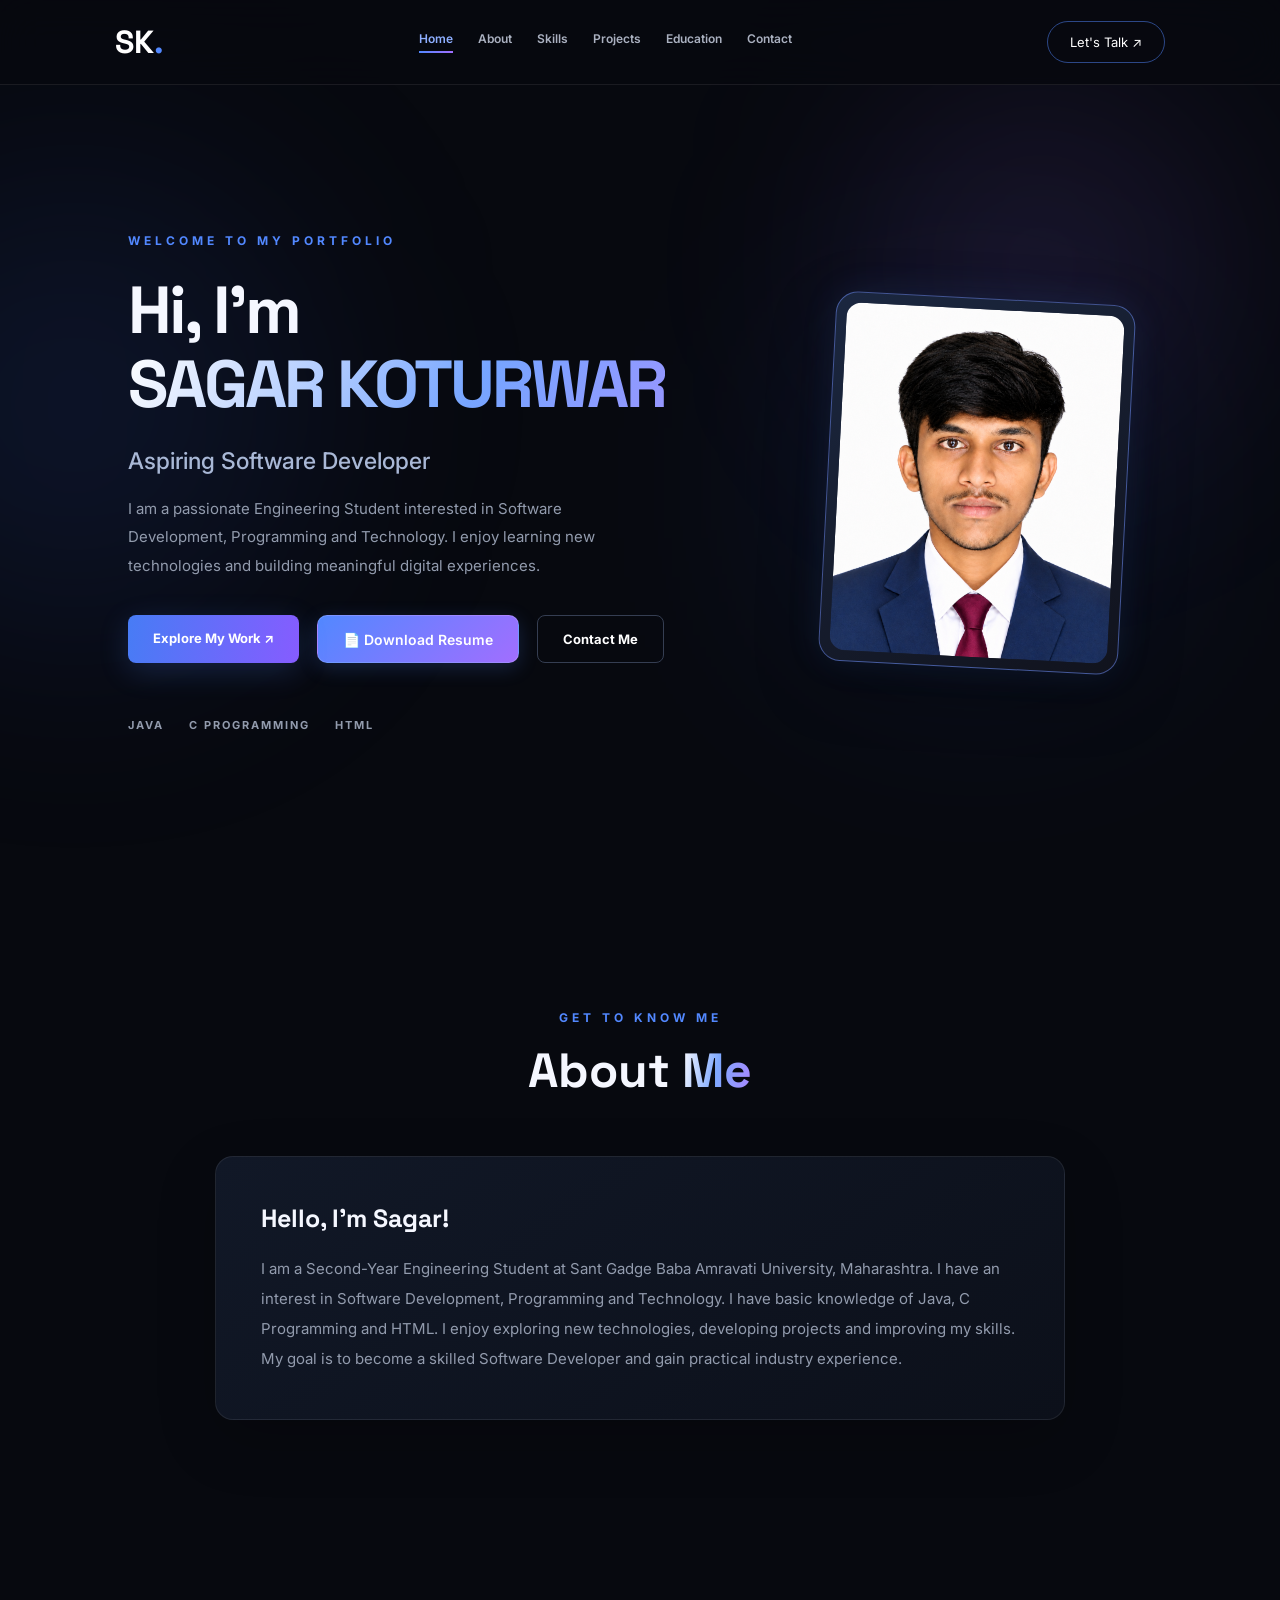
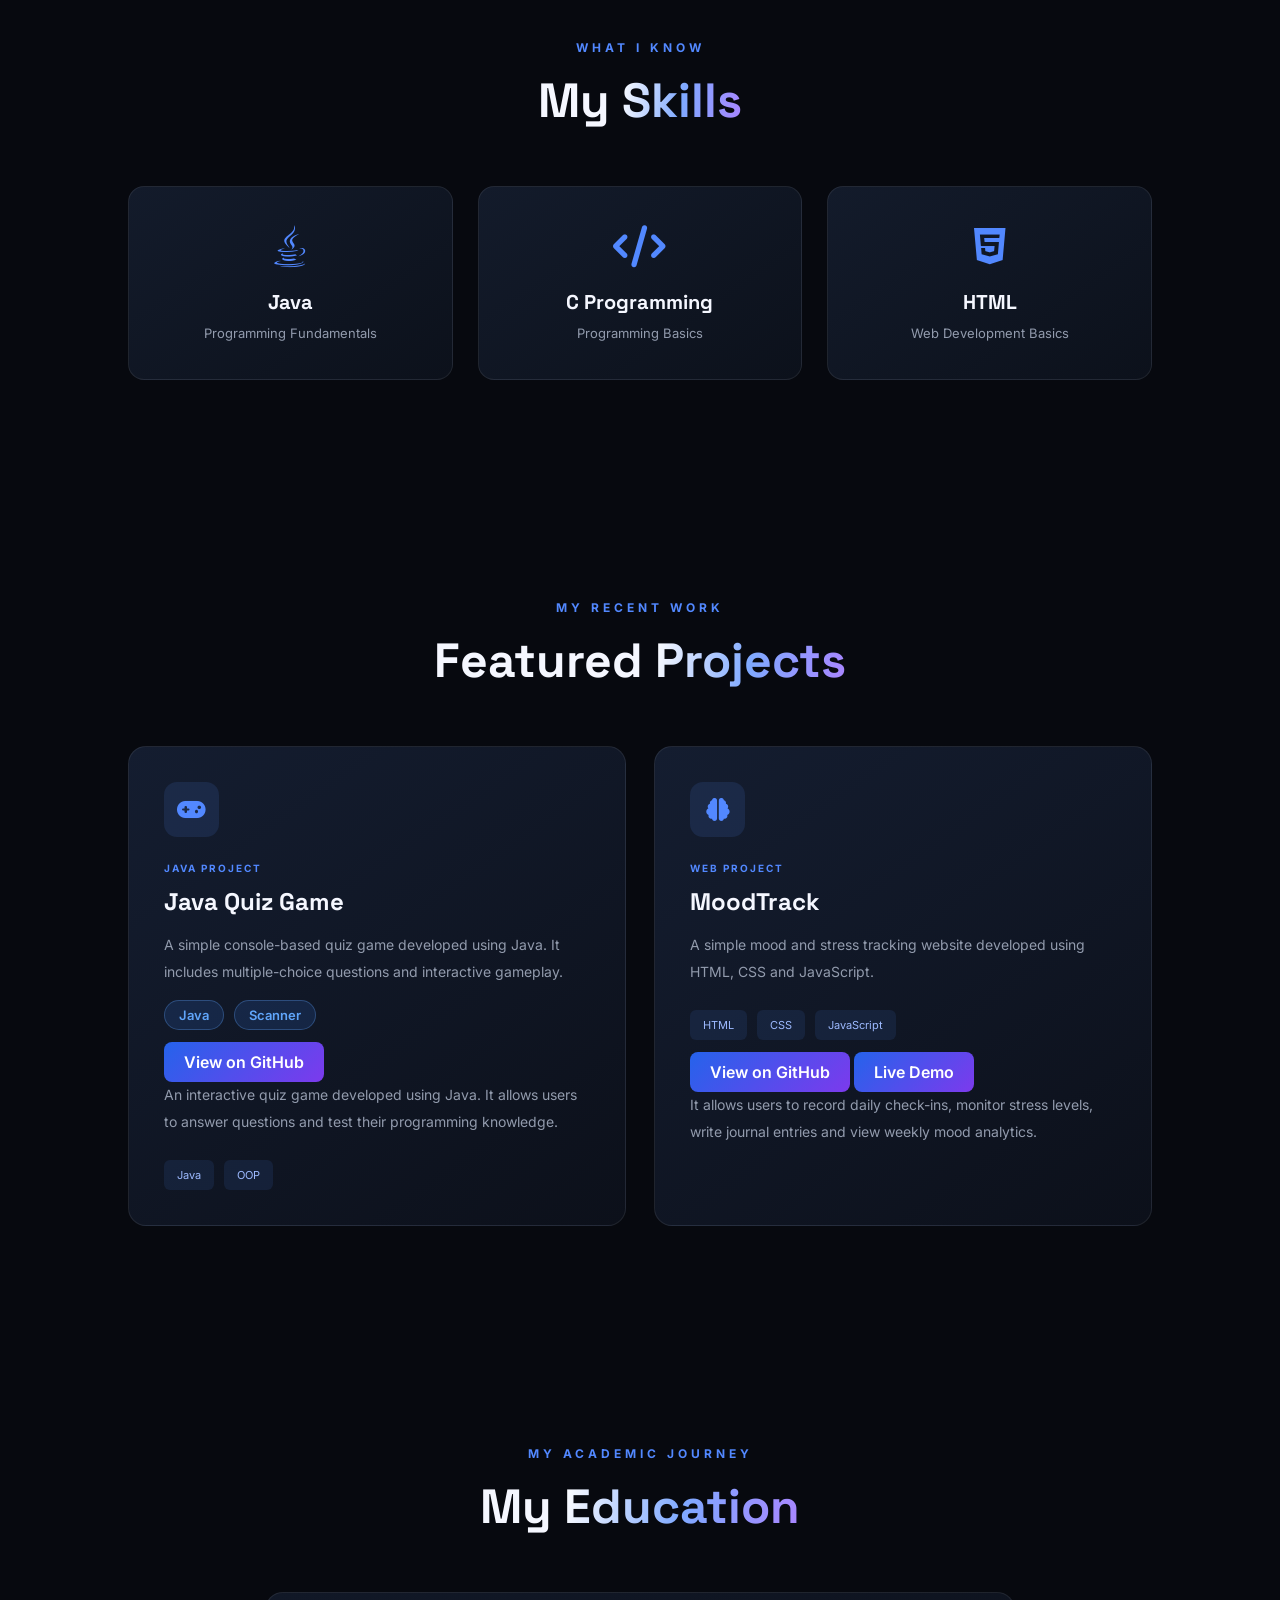
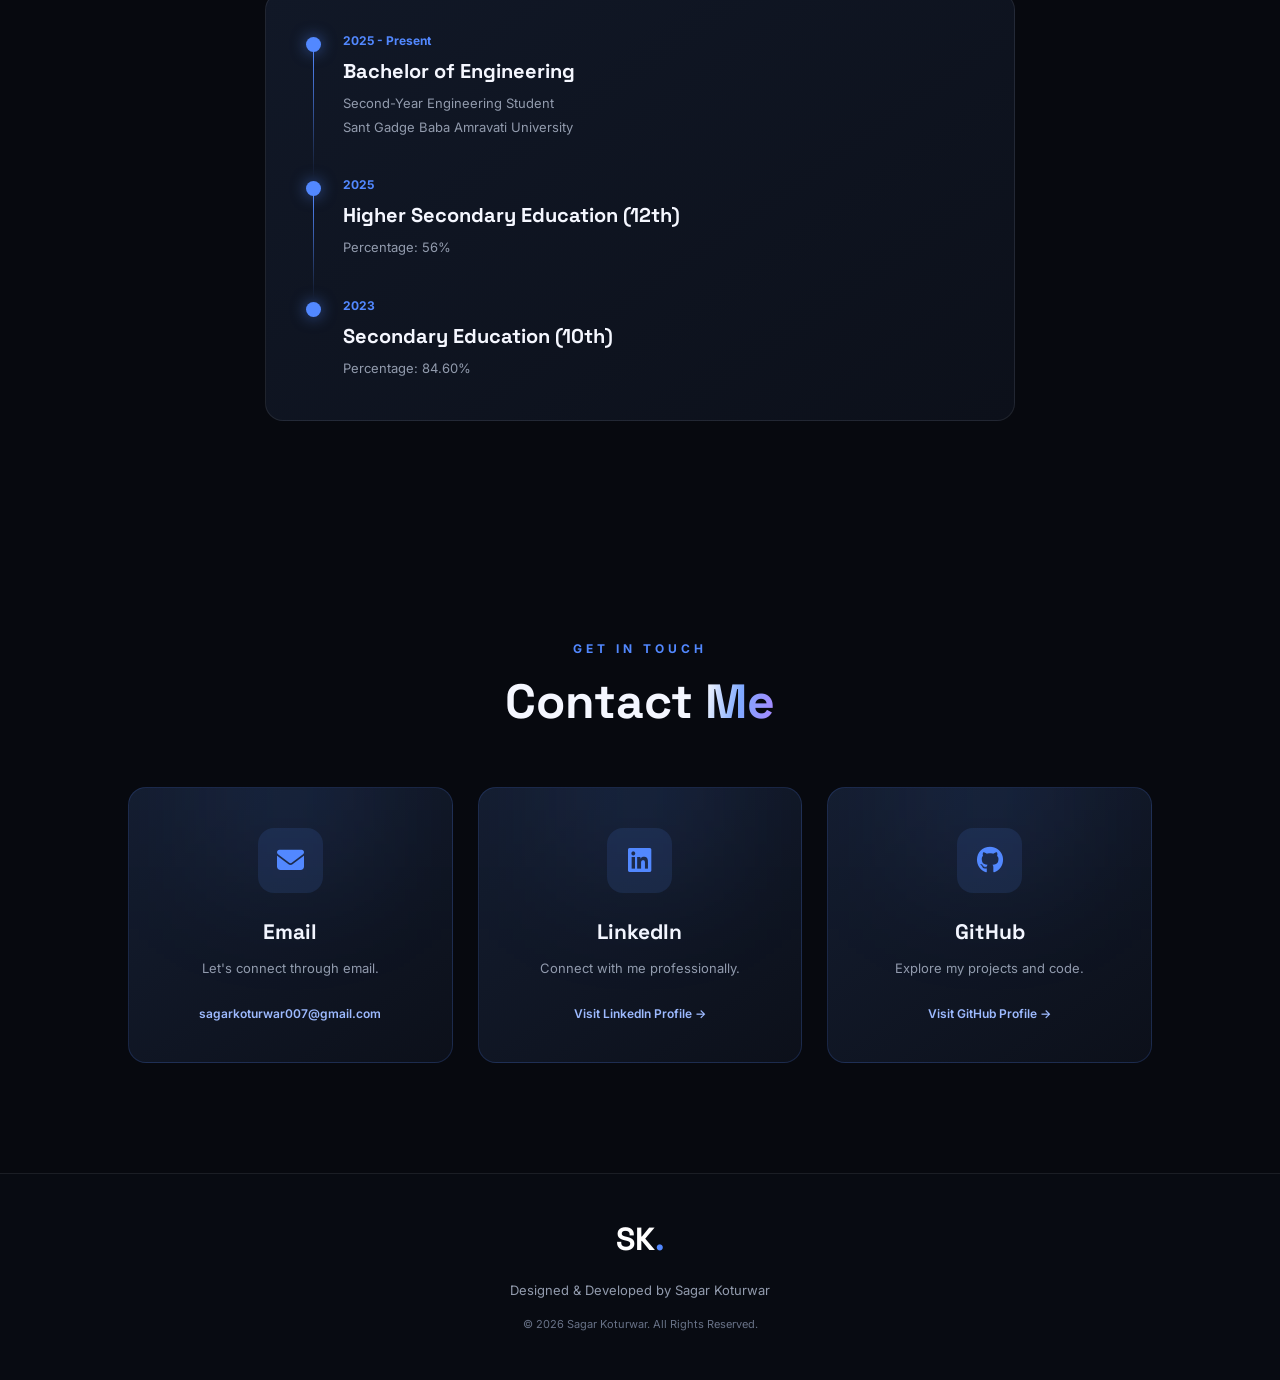
<file: index.html>
<!DOCTYPE html>
<html lang="en">
<head>
    <meta charset="UTF-8">
    <meta name="viewport" content="width=device-width, initial-scale=1.0">

    <title>Sagar Koturwar | Portfolio | Engineering Student & Web Developer</title>

    <meta name="description" content="Welcome to the official portfolio of Sagar Koturwar, an Engineering Student and Aspiring Web Developer. Explore his skills, Java projects, education and resume.">

    <meta name="author" content="Sagar Koturwar">

    <meta name="robots" content="index, follow">

    <link rel="canonical" href="https://sagar-develops.github.io/">

    <!-- Open Graph -->
    <meta property="og:title" content="Sagar Koturwar | Personal Portfolio">
    <meta property="og:description" content="Explore the portfolio, skills, projects and education of Sagar Koturwar.">
    <meta property="og:url" content="https://sagar-develops.github.io/">
    <meta property="og:type" content="website">

    <!-- Google Fonts -->
    <link rel="preconnect" href="https://fonts.googleapis.com">
    <link rel="preconnect" href="https://fonts.gstatic.com" crossorigin>

    <link href="https://fonts.googleapis.com/css2?family=Inter:wght@400;500;600;700;800&family=Space+Grotesk:wght@400;500;600;700&display=swap" rel="stylesheet">

    <!-- CSS -->
    <link rel="stylesheet" href="style.css">

    <!-- Icons -->
    <link rel="stylesheet" href="https://cdnjs.cloudflare.com/ajax/libs/font-awesome/6.5.2/css/all.min.css">

    <!-- Person Information for Search Engines -->
    <script type="application/ld+json">
    {
      "@context": "https://schema.org",
      "@type": "Person",
      "name": "Sagar Koturwar",
      "url": "https://sagar-develops.github.io/",
      "jobTitle": "Aspiring Web Developer",
      "sameAs": [
        "https://github.com/Sagar-Develops",
        "https://www.linkedin.com/in/sagar-koturwar"
      ]
    }
    </script>
</head>

<body>

<!-- NAVBAR -->
<header class="navbar">

    <a href="#home" class="logo">SK<span>.</span></a>

    <nav>
        <a href="#home">Home</a>
        <a href="#about">About</a>
        <a href="#skills">Skills</a>
        <a href="#projects">Projects</a>
        <a href="#education">Education</a>
        <a href="#contact">Contact</a>
    </nav>

    <a href="#contact" class="nav-btn">Let's Talk ↗</a>

</header>


<!-- HOME SECTION -->
<section class="hero" id="home">

    <div class="hero-content">

        <p class="eyebrow">WELCOME TO MY PORTFOLIO</p>

        <h1>
            Hi, I'm <br>
            <span>SAGAR KOTURWAR</span>
        </h1>

        <h2>Aspiring Software Developer</h2>

        <p class="description">
            I am a passionate Engineering Student interested in
            Software Development, Programming and Technology.
            I enjoy learning new technologies and building
            meaningful digital experiences.
        </p>

        <div class="hero-buttons">

            <a href="#projects" class="primary-btn">
                Explore My Work ↗
            </a>
            <a
    href="Sagar_Koturwar_Resume.pdf"
    download="Sagar_Koturwar_Resume.pdf"
    class="resume-btn"
>
    📄 Download Resume
</a>

            <a href="#contact" class="secondary-btn">
                Contact Me
            </a>

        </div>

        <div class="social-links">
            <span>JAVA</span>
            <span>C PROGRAMMING</span>
            <span>HTML</span>
        </div>

    </div>


    <!-- PROFILE PHOTO -->
    <div class="hero-image">

        <div class="image-frame">

            <img src="profile.png" alt="Sagar Koturwar" class="profile-photo">

        </div>

        <div class="glow"></div>

    </div>

</section>


<!-- ABOUT SECTION -->
<section class="section" id="about">

    <div class="section-heading">
        <p class="eyebrow">GET TO KNOW ME</p>
        <h2>About <span>Me</span></h2>
    </div>

    <div class="about-card">

        <h3>Hello, I'm Sagar!</h3>

        <p>
            I am a Second-Year Engineering Student at
            Sant Gadge Baba Amravati University, Maharashtra.

            I have an interest in Software Development,
            Programming and Technology.

            I have basic knowledge of Java, C Programming
            and HTML. I enjoy exploring new technologies,
            developing projects and improving my skills.

            My goal is to become a skilled Software Developer
            and gain practical industry experience.
        </p>

    </div>

</section>


<!-- SKILLS SECTION -->
<section class="section" id="skills">

    <div class="section-heading">
        <p class="eyebrow">WHAT I KNOW</p>
        <h2>My <span>Skills</span></h2>
    </div>

    <div class="skills-grid">

        <div class="skill-card">
            <i class="fa-brands fa-java"></i>
            <h3>Java</h3>
            <p>Programming Fundamentals</p>
        </div>

        <div class="skill-card">
            <i class="fa-solid fa-code"></i>
            <h3>C Programming</h3>
            <p>Programming Basics</p>
        </div>

        <div class="skill-card">
            <i class="fa-brands fa-html5"></i>
            <h3>HTML</h3>
            <p>Web Development Basics</p>
        </div>

    </div>

</section>


<!-- PROJECTS SECTION -->
<section class="section" id="projects">

    <div class="section-heading">
        <p class="eyebrow">MY RECENT WORK</p>
        <h2>Featured <span>Projects</span></h2>
    </div>

    <div class="projects-grid">

        <div class="project-card">

            <div class="project-icon">
                <i class="fa-solid fa-gamepad"></i>
            </div>

            <p class="project-tag">JAVA PROJECT</p>

            <h3>Java Quiz Game</h3>
            <p>
  A simple console-based quiz game developed using Java.
  It includes multiple-choice questions and interactive gameplay.
</p>
<div class="tech-stack">
    <span>Java</span>
    <span>Scanner</span>
</div>
            <a href="https://github.com/Sagar-Develops/Java-Quiz-Game"
   target="_blank"
   class="project-link">
   View on GitHub
</a>

            <p>
                An interactive quiz game developed using Java.
                It allows users to answer questions and test
                their programming knowledge.
            </p>

            <div class="project-tech">
                <span>Java</span>
                <span>OOP</span>
            </div>

        </div>


        <div class="project-card">

            <div class="project-icon">
                <i class="fa-solid fa-brain"></i>
            </div>

            <p class="project-tag">WEB PROJECT</p>

            <h3>MoodTrack</h3>

            <p>
    A simple mood and stress tracking website
    developed using HTML, CSS and JavaScript.
</p>



            <div class="project-tech">
                <span>HTML</span>
                <span>CSS</span>
                <span>JavaScript</span>
            </div>
            <div class="project-links">
    <a href="https://github.com/Sagar-Develops/MoodTrack"
       target="_blank" class="project-link">
       View on GitHub
    </a>

    <a href="https://sagar-develops.github.io/MoodTrack/"
       target="_blank" class="project-link">
       Live Demo
    </a>
</div>
<p>
    It allows users to record daily check-ins,
    monitor stress levels, write journal entries
    and view weekly mood analytics.
</p>

        </div>

    </div>

</section>


<!-- EDUCATION SECTION -->
<section class="section" id="education">

    <div class="section-heading">
        <p class="eyebrow">MY ACADEMIC JOURNEY</p>
        <h2>My <span>Education</span></h2>
    </div>

    <div class="education-card">

        <div class="education-item">
            <span class="edu-dot"></span>

            <div>
                <p class="edu-year">2025 - Present</p>
                <h3>Bachelor of Engineering</h3>
                <p>Second-Year Engineering Student</p>
                <p>Sant Gadge Baba Amravati University</p>
            </div>
        </div>

        <div class="education-item">
            <span class="edu-dot"></span>

            <div>
                <p class="edu-year">2025</p>
                <h3>Higher Secondary Education (12th)</h3>
                <p>Percentage: 56%</p>
            </div>
        </div>

        <div class="education-item">
            <span class="edu-dot"></span>

            <div>
                <p class="edu-year">2023</p>
                <h3>Secondary Education (10th)</h3>
                <p>Percentage: 84.60%</p>
            </div>
        </div>

    </div>

</section>


<!-- CONTACT SECTION -->
<section class="section contact" id="contact">

    <div class="section-heading">
    <p class="eyebrow">GET IN TOUCH</p>
    <h2>Contact <span>Me</span></h2>
</div>

    <div class="contact-container">

        <div class="contact-card">

            <div class="contact-icon">
                <i class="fa-solid fa-envelope"></i>
            </div>

            <h3>Email</h3>
            <p>Let's connect through email.</p>

            <a href="mailto:sagarkoturwar007@gmail.com">
                sagarkoturwar007@gmail.com
            </a>

        </div>

        <div class="contact-card">

            <div class="contact-icon">
                <i class="fa-brands fa-linkedin"></i>
            </div>

            <h3>LinkedIn</h3>
            <p>Connect with me professionally.</p>

            <a href="https://www.linkedin.com/in/sagar-koturwar"
               target="_blank" rel="noopener noreferrer">
                Visit LinkedIn Profile →
            </a>

        </div>

        <div class="contact-card">

            <div class="contact-icon">
                <i class="fa-brands fa-github"></i>
            </div>

            <h3>GitHub</h3>
            <p>Explore my projects and code.</p>

            <a href="https://github.com/Sagar-Develops"
               target="_blank" rel="noopener noreferrer">
                Visit GitHub Profile →
            </a>

        </div>

    </div>

</section>


<!-- FOOTER -->
<footer class="footer">

    <a href="#home" class="logo">SK<span>.</span></a>

    <p>Designed & Developed by Sagar Koturwar</p>

    <p class="copyright">
        © 2026 Sagar Koturwar. All Rights Reserved.
    </p>

</footer>


<!-- JAVASCRIPT -->
<script src="script.js"></script>

</body>
</html>
</file>
<file: style.css>
@import url('https://fonts.googleapis.com/css2?family=Inter:wght@400;500;600;700;800&family=Space+Grotesk:wght@400;500;600;700&display=swap');

:root {
    --bg: #07090f;
    --card: #101522;
    --blue: #5288ff;
    --purple: #a16eff;
    --white: #f5f7ff;
    --muted: #929bad;
    --border: rgba(255,255,255,0.08);
}

* {
    margin: 0;
    padding: 0;
    box-sizing: border-box;
    scroll-behavior: smooth;
}

body {
    background: var(--bg);
    color: var(--white);
    font-family: 'Inter', sans-serif;
    overflow-x: hidden;
}

/* NAVBAR */

.navbar {
    width: 100%;
    min-height: 85px;
    padding: 0 9%;
    display: flex;
    align-items: center;
    justify-content: space-between;
    background: rgba(7,9,15,0.88);
    backdrop-filter: blur(20px);
    border-bottom: 1px solid var(--border);
    position: fixed;
    top: 0;
    z-index: 100;
}

.logo {
    font-family: 'Space Grotesk', sans-serif;
    font-size: 32px;
    font-weight: 800;
    color: white;
    text-decoration: none;
}

.logo span {
    color: var(--blue);
}

.navbar nav {
    display: flex;
    gap: 25px;
}

.navbar nav a {
    color: #aab1c0;
    text-decoration: none;
    font-size: 12px;
    font-weight: 600;
    transition: 0.3s;
}

.navbar nav a:hover {
    color: var(--blue);
}

.nav-btn {
    padding: 12px 22px;
    border: 1px solid rgba(82,136,255,0.5);
    border-radius: 30px;
    color: white;
    text-decoration: none;
    font-size: 13px;
    transition: 0.3s;
}

.nav-btn:hover {
    background: var(--blue);
    box-shadow: 0 0 25px rgba(82,136,255,0.3);
}

/* HERO */

.hero {
    min-height: 100vh;
    padding: 145px 10% 80px;
    display: flex;
    align-items: center;
    justify-content: space-between;
    gap: 55px;
    position: relative;
}

.hero::before {
    content: "";
    position: absolute;
    width: 450px;
    height: 450px;
    background: rgba(54,95,220,0.13);
    filter: blur(120px);
    top: 20%;
    left: -150px;
    border-radius: 50%;
    pointer-events: none;
}

.hero-content {
    max-width: 650px;
    position: relative;
    z-index: 2;
    animation: fadeUp 1s ease;
}

.eyebrow {
    color: var(--blue);
    font-size: 12px;
    letter-spacing: 4px;
    font-weight: 700;
    margin-bottom: 25px;
}

.hero h1 {
    font-family: 'Space Grotesk', sans-serif;
    font-size: clamp(40px,5.2vw,76px);
    line-height: 1.12;
    font-weight: 700;
    letter-spacing: -3px;
}

.hero h1 span,
.section-heading h2 span {
    background: linear-gradient(100deg,#ffffff,#7fa9ff,#a985ff);
    -webkit-background-clip: text;
    background-clip: text;
    color: transparent;
}

.hero h2 {
    font-size: 23px;
    font-weight: 500;
    color: #a9b8d6;
    margin-top: 25px;
}

.description {
    max-width: 490px;
    font-size: 15px;
    line-height: 1.9;
    color: var(--muted);
    margin-top: 20px;
}

.hero-buttons {
    display: flex;
    gap: 18px;
    margin-top: 35px;
    flex-wrap: wrap;
}

.primary-btn,
.secondary-btn {
    padding: 15px 25px;
    border-radius: 8px;
    text-decoration: none;
    font-size: 13px;
    font-weight: 700;
    transition: 0.3s;
}

.primary-btn {
    background: linear-gradient(100deg,#477cf5,#865cff);
    color: white;
    box-shadow: 0 8px 30px rgba(82,136,255,0.2);
}

.primary-btn:hover {
    transform: translateY(-4px);
    box-shadow: 0 12px 35px rgba(82,136,255,0.4);
}

.secondary-btn {
    border: 1px solid #353e52;
    color: white;
}

.secondary-btn:hover {
    border-color: var(--blue);
    color: var(--blue);
    transform: translateY(-4px);
}

.social-links {
    display: flex;
    gap: 25px;
    margin-top: 55px;
    flex-wrap: wrap;
}

.social-links span {
    color: #929bad;
    font-size: 11px;
    letter-spacing: 2px;
    font-weight: 700;
}

/* PROFILE PHOTO */

.hero-image {
    position: relative;
    width: 350px;
    height: 420px;
    flex-shrink: 0;
    display: flex;
    align-items: center;
    justify-content: center;
    animation: fadeIn 1.3s ease;
}

.image-frame {
    width: 300px;
    height: 370px;
    border: 1px solid rgba(115,145,255,0.5);
    border-radius: 22px;
    padding: 10px;
    background: linear-gradient(145deg,#1b2740,#11131d);
    box-shadow: 0 0 60px rgba(65,105,255,0.12);
    transform: rotate(3deg);
    transition: 0.5s;
    position: relative;
    z-index: 2;
}

.image-frame:hover {
    transform: rotate(0deg) translateY(-8px);
}

.photo-placeholder {
    height: 100%;
    width: 100%;
    border-radius: 15px;
    background: linear-gradient(145deg,#151e32,#090d16);
    display: flex;
    flex-direction: column;
    justify-content: center;
    align-items: center;
    gap: 12px;
    color: #8eafff;
    font-size: 14px;
    letter-spacing: 3px;
    font-weight: 700;
}

.photo-placeholder i {
    font-size: 55px;
    margin-bottom: 10px;
}

.photo-placeholder small {
    font-size: 10px;
    color: #737f97;
    letter-spacing: 0;
    font-weight: 400;
}

.glow {
    position: absolute;
    width: 280px;
    height: 280px;
    background: #365bce;
    filter: blur(130px);
    opacity: 0.2;
}

/* COMMON SECTIONS */

.section {
    padding: 110px 10%;
    position: relative;
    scroll-margin-top: 80px;
}

.section-heading {
    text-align: center;
    margin-bottom: 55px;
}

.section-heading .eyebrow {
    margin-bottom: 15px;
}

.section-heading h2 {
    font-family: 'Space Grotesk',sans-serif;
    font-size: clamp(32px,4vw,48px);
    font-weight: 700;
}

/* ABOUT */

.about-card {
    max-width: 850px;
    margin: auto;
    padding: 45px;
    border: 1px solid var(--border);
    border-radius: 18px;
    background: linear-gradient(145deg,#111827,#0c101a);
    box-shadow: 0 20px 60px rgba(0,0,0,0.2);
    transition: 0.3s;
}

.about-card:hover {
    border-color: rgba(82,136,255,0.4);
    transform: translateY(-5px);
}

.about-card h3 {
    font-family: 'Space Grotesk',sans-serif;
    font-size: 25px;
    margin-bottom: 20px;
}

.about-card p {
    color: var(--muted);
    line-height: 2;
    font-size: 15px;
}

/* SKILLS */

.skills-grid {
    display: grid;
    grid-template-columns: repeat(3,1fr);
    gap: 25px;
}

.skill-card {
    padding: 38px 20px;
    text-align: center;
    background: linear-gradient(145deg,#131b2b,#0c111b);
    border: 1px solid var(--border);
    border-radius: 16px;
    transition: 0.35s;
}

.skill-card:hover {
    transform: translateY(-9px);
    border-color: var(--blue);
    box-shadow: 0 15px 40px rgba(82,136,255,0.1);
}

.skill-card i {
    font-size: 42px;
    color: var(--blue);
    margin-bottom: 22px;
}

.skill-card h3 {
    font-family: 'Space Grotesk',sans-serif;
    font-size: 20px;
    margin-bottom: 10px;
}

.skill-card p {
    color: var(--muted);
    font-size: 13px;
}

/* PROJECTS */

.projects-grid {
    display: grid;
    grid-template-columns: repeat(2,1fr);
    gap: 28px;
}

.project-card {
    padding: 35px;
    border-radius: 18px;
    background: linear-gradient(145deg,#141d30,#0c101a);
    border: 1px solid var(--border);
    transition: 0.35s;
}

.project-card:hover {
    transform: translateY(-8px);
    border-color: rgba(82,136,255,0.6);
    box-shadow: 0 15px 40px rgba(0,0,0,0.3);
}

.project-icon {
    width: 55px;
    height: 55px;
    display: flex;
    align-items: center;
    justify-content: center;
    background: rgba(82,136,255,0.12);
    border-radius: 13px;
    color: var(--blue);
    font-size: 23px;
    margin-bottom: 25px;
}

.project-tag {
    font-size: 10px;
    color: var(--blue);
    letter-spacing: 2px;
    font-weight: 700;
    margin-bottom: 12px;
}

.project-card h3 {
    font-family: 'Space Grotesk',sans-serif;
    font-size: 24px;
    margin-bottom: 15px;
}

.project-card > p:not(.project-tag) {
    color: var(--muted);
    font-size: 14px;
    line-height: 1.9;
}

.project-tech {
    display: flex;
    gap: 10px;
    flex-wrap: wrap;
    margin-top: 25px;
}

.project-tech span {
    padding: 8px 13px;
    font-size: 11px;
    color: #9dbaff;
    background: rgba(82,136,255,0.1);
    border-radius: 6px;
}

/* EDUCATION */

.education-card {
    max-width: 750px;
    margin: auto;
    padding: 40px;
    border: 1px solid var(--border);
    border-radius: 18px;
    background: linear-gradient(145deg,#111827,#0c101a);
}

.education-item {
    display: flex;
    gap: 22px;
    padding-bottom: 38px;
    position: relative;
}

.education-item:last-child {
    padding-bottom: 0;
}

.education-item:not(:last-child)::after {
    content: "";
    position: absolute;
    left: 7px;
    top: 17px;
    width: 1px;
    height: calc(100% - 17px);
    background: linear-gradient(var(--blue),transparent);
}

.edu-dot {
    width: 15px;
    height: 15px;
    flex-shrink: 0;
    border-radius: 50%;
    background: var(--blue);
    box-shadow: 0 0 15px rgba(82,136,255,0.6);
    margin-top: 4px;
    position: relative;
    z-index: 1;
}

.edu-year {
    font-size: 12px;
    color: var(--blue);
    font-weight: 700;
    margin-bottom: 10px;
}

.education-item h3 {
    font-family: 'Space Grotesk',sans-serif;
    font-size: 20px;
    margin-bottom: 8px;
}

.education-item p:not(.edu-year) {
    color: var(--muted);
    font-size: 13px;
    line-height: 1.8;
}

/* CONTACT SECTION */

.contact {
    text-align: center;
}

.contact-container {
    display: grid;
    grid-template-columns: repeat(3, 1fr);
    gap: 25px;
    max-width: 1100px;
    margin: auto;
}

.contact-card {
    max-width: none;
    margin: 0;
    padding: 40px 22px;
    text-align: center;
    border: 1px solid rgba(82,136,255,0.18);
    border-radius: 18px;
    background: linear-gradient(145deg,#141d30,#0c101a);
    transition: 0.35s;
    position: relative;
    overflow: hidden;
}

.contact-card::before {
    content: "";
    position: absolute;
    width: 150px;
    height: 150px;
    background: rgba(82,136,255,0.12);
    filter: blur(65px);
    top: -70px;
    left: 50%;
    transform: translateX(-50%);
}

.contact-card:hover {
    transform: translateY(-9px);
    border-color: var(--blue);
    box-shadow: 0 15px 40px rgba(82,136,255,0.13);
}

.contact-icon {
    width: 65px;
    height: 65px;
    display: flex;
    align-items: center;
    justify-content: center;
    margin: 0 auto 25px;
    border-radius: 16px;
    background: rgba(82,136,255,0.12);
    color: var(--blue);
    font-size: 27px;
    position: relative;
}

.contact-card h3 {
    font-family: 'Space Grotesk',sans-serif;
    font-size: 21px;
    margin-bottom: 12px;
}

.contact-card p {
    color: var(--muted);
    font-size: 13px;
    line-height: 1.8;
    margin-bottom: 22px;
}

.contact-card a {
    display: inline-block;
    color: #9dbaff;
    text-decoration: none;
    font-size: 12px;
    font-weight: 600;
    overflow-wrap: anywhere;
    transition: 0.3s;
    position: relative;
}

.contact-card a:hover {
    color: white;
}

/* CONTACT MOBILE */

@media (max-width: 900px) {
    .contact-container {
        grid-template-columns: repeat(2, 1fr);
    }
}

@media (max-width: 650px) {
    .contact-container {
        grid-template-columns: 1fr;
        gap: 18px;
    }

    .contact-card {
        padding: 35px 20px;
    }
}

/* FOOTER */

.footer {
    padding: 45px 10%;
    text-align: center;
    border-top: 1px solid var(--border);
    background: #080b12;
}

.footer .logo {
    display: inline-block;
    margin-bottom: 18px;
}

.footer p {
    color: var(--muted);
    font-size: 13px;
    line-height: 2;
}

.footer .copyright {
    font-size: 11px;
    margin-top: 10px;
    color: #687287;
}

/* ANIMATIONS */

@keyframes fadeUp {
    from {
        opacity: 0;
        transform: translateY(35px);
    }
    to {
        opacity: 1;
        transform: translateY(0);
    }
}

@keyframes fadeIn {
    from {
        opacity: 0;
        transform: translateX(30px);
    }
    to {
        opacity: 1;
        transform: translateX(0);
    }
}

/* MOBILE RESPONSIVE */

@media (max-width: 900px) {
    .navbar {
        padding: 0 5%;
    }

    .navbar nav {
        gap: 13px;
    }

    .nav-btn {
        display: none;
    }

    .hero {
        padding: 140px 7% 70px;
        gap: 30px;
    }

    .hero-image {
        width: 270px;
        height: 350px;
    }

    .image-frame {
        width: 240px;
        height: 310px;
    }

    .section {
        padding: 90px 7%;
    }
}

@media (max-width: 650px) {

    .navbar {
        min-height: 75px;
        padding: 15px 5%;
        flex-wrap: wrap;
        gap: 14px;
    }

    .navbar nav {
        width: 100%;
        justify-content: space-between;
        gap: 7px;
        flex-wrap: wrap;
    }

    .navbar nav a {
        font-size: 10px;
    }

    .logo {
        font-size: 27px;
    }

    .hero {
        flex-direction: column-reverse;
        text-align: center;
        padding: 155px 6% 65px;
        gap: 35px;
    }

    .hero-content {
        width: 100%;
    }

    .hero h1 {
        font-size: clamp(35px,10vw,52px);
        letter-spacing: -2px;
    }

    .hero h2 {
        font-size: 19px;
    }

    .description {
        font-size: 14px;
    }

    .hero-image {
        width: 250px;
        height: 300px;
    }

    .image-frame {
        width: 220px;
        height: 270px;
    }

    .hero-buttons,
    .social-links {
        justify-content: center;
    }

    .social-links {
        gap: 15px;
        margin-top: 35px;
    }

    .section {
        padding: 75px 6%;
    }

    .about-card {
        padding: 28px 22px;
    }

    .skills-grid,
    .projects-grid {
        grid-template-columns: 1fr;
    }

    .skill-card {
        padding: 30px 20px;
    }

    .project-card {
        padding: 27px;
    }

    .education-card {
        padding: 28px 20px;
    }

    .education-item h3 {
        font-size: 17px;
    }

    .contact-card {
        padding: 40px 20px;
    }

    .footer {
        padding: 35px 6%;
    }
}

@media (prefers-reduced-motion: reduce) {
    *, *::before, *::after {
        scroll-behavior: auto !important;
        animation: none !important;
        transition: none !important;
    }
}
.profile-photo {
    width: 100%;
    height: 100%;
    object-fit: cover;
    object-position: center top;
    border-radius: 15px;
    display: block;
}
/* Smooth Scrolling */
html {
    scroll-behavior: smooth;
}

/* Card Hover Effects */
.skill-card,
.project-card,
.education-card,
.contact-card {
    transition: all 0.3s ease;
}

.skill-card:hover,
.project-card:hover,
.education-card:hover,
.contact-card:hover {
    transform: translateY(-8px);
    border-color: #6c63ff;
    box-shadow: 0 10px 30px rgba(108, 99, 255, 0.2);
}

/* Button Hover */
.btn {
    transition: all 0.3s ease;
}

.btn:hover {
    transform: translateY(-3px);
    box-shadow: 0 8px 20px rgba(108, 99, 255, 0.3);
}

/* Profile Image Hover */
.profile-photo {
    transition: transform 0.4s ease;
}

.profile-photo:hover {
    transform: scale(1.03);
}
/* ==================================
   PREMIUM NAVBAR & HERO EFFECTS
================================== */

/* Navbar Glow */
.navbar {
    transition: background 0.3s ease,
                box-shadow 0.3s ease;
}

.navbar.scrolled {
    background: rgba(7, 9, 15, 0.96);
    box-shadow: 0 8px 35px rgba(0, 0, 0, 0.35);
    border-bottom: 1px solid rgba(82, 136, 255, 0.18);
}

/* Navigation Hover */

.navbar nav a {
    position: relative;
    padding-bottom: 7px;
}

.navbar nav a::after {
    content: "";
    position: absolute;
    width: 0;
    height: 2px;
    bottom: 0;
    left: 0;
    background: linear-gradient(
        90deg,
        #5288ff,
        #a16eff
    );
    transition: width 0.3s ease;
}

.navbar nav a:hover::after,
.navbar nav a.active::after {
    width: 100%;
}

.navbar nav a.active {
    color: #8eafff;
}

/* Hero Gradient Glow */

.hero {
    isolation: isolate;
}

.hero::after {
    content: "";
    position: absolute;
    width: 350px;
    height: 350px;
    top: 10%;
    right: 5%;
    background: rgba(161, 110, 255, 0.12);
    filter: blur(110px);
    border-radius: 50%;
    pointer-events: none;
    z-index: -1;
}

/* Premium Name Gradient */

.hero h1 span {
    background: linear-gradient(
        120deg,
        #ffffff,
        #76a5ff,
        #b18aff,
        #ffffff
    );

    background-size: 200% auto;
    -webkit-background-clip: text;
    background-clip: text;
    -webkit-text-fill-color: transparent;

    animation: gradientMove 6s ease infinite;
}

@keyframes gradientMove {
    0%, 100% {
        background-position: 0% center;
    }

    50% {
        background-position: 100% center;
    }
}

/* Profile Frame Glow */

.image-frame {
    box-shadow:
        0 0 35px rgba(82, 136, 255, 0.12),
        0 20px 60px rgba(0, 0, 0, 0.35);
}

.image-frame:hover {
    box-shadow:
        0 0 45px rgba(82, 136, 255, 0.3),
        0 25px 65px rgba(0, 0, 0, 0.4);
}

/* Premium Button Animation */

.primary-btn {
    position: relative;
    overflow: hidden;
}

.primary-btn::before {
    content: "";
    position: absolute;
    top: 0;
    left: -100%;
    width: 100%;
    height: 100%;
    background: linear-gradient(
        90deg,
        transparent,
        rgba(255, 255, 255, 0.18),
        transparent
    );
    transition: left 0.5s ease;
}

.primary-btn:hover::before {
    left: 100%;
}

/* Accessibility */

@media (prefers-reduced-motion: reduce) {
    .hero h1 span {
        animation: none;
    }
}
/* PREMIUM SCROLL REVEAL */

.reveal-item {
    opacity: 1;
    transform: translateY(0);
}

@media (prefers-reduced-motion: no-preference) {

    .reveal-item {
        opacity: 0;
        transform: translateY(25px);
        transition:
            opacity 0.7s ease,
            transform 0.7s ease;
    }

    .reveal-item.visible {
        opacity: 1;
        transform: translateY(0);
    }

    .reveal-item.visible:hover {
        transform: translateY(-8px);
    }

}
/* PREMIUM RESUME BUTTON */

.resume-btn {
    display: inline-flex;
    align-items: center;
    justify-content: center;
    gap: 10px;

    padding: 14px 25px;
    border-radius: 10px;

    color: #ffffff;
    text-decoration: none;
    font-weight: 600;
    font-size: 14px;

    background: linear-gradient(
        135deg,
        #5288ff,
        #a16eff
    );

    border: 1px solid rgba(255,255,255,0.15);

    box-shadow: 0 5px 20px rgba(82,136,255,0.2);

    transition: all 0.3s ease;
}

.resume-btn:hover {
    transform: translateY(-4px);

    box-shadow:
        0 10px 30px rgba(82,136,255,0.35);
}

.resume-btn:active {
    transform: translateY(0);
}
.project-link {
    display: inline-block;
    margin-top: 12px;
    padding: 10px 20px;
    background: linear-gradient(135deg, #2563eb, #7c3aed);
    color: white;
    text-decoration: none;
    border-radius: 8px;
    font-weight: 600;
    transition: 0.3s ease;
}

.project-link:hover {
    transform: translateY(-3px);
    box-shadow: 0 5px 15px rgba(80, 100, 255, 0.4);
}
.tech-stack {
    display: flex;
    gap: 10px;
    margin-top: 15px;
    flex-wrap: wrap;
}

.tech-stack span {
    padding: 6px 14px;
    background: rgba(59, 130, 246, 0.15);
    color: #60a5fa;
    border: 1px solid rgba(96, 165, 250, 0.3);
    border-radius: 20px;
    font-size: 13px;
    font-weight: 600;
}
/* Premium Project Card Hover */

.project-card{
    transition: transform 0.35s ease, box-shadow 0.35s ease, border-color 0.35s ease;
    cursor: pointer;
}

.project-card:hover{
    transform: translateY(-12px) scale(1.02) !important;
    border-color: #5288ff !important;
    box-shadow: 0 20px 45px rgba(82,136,255,0.25);
}
</file>
